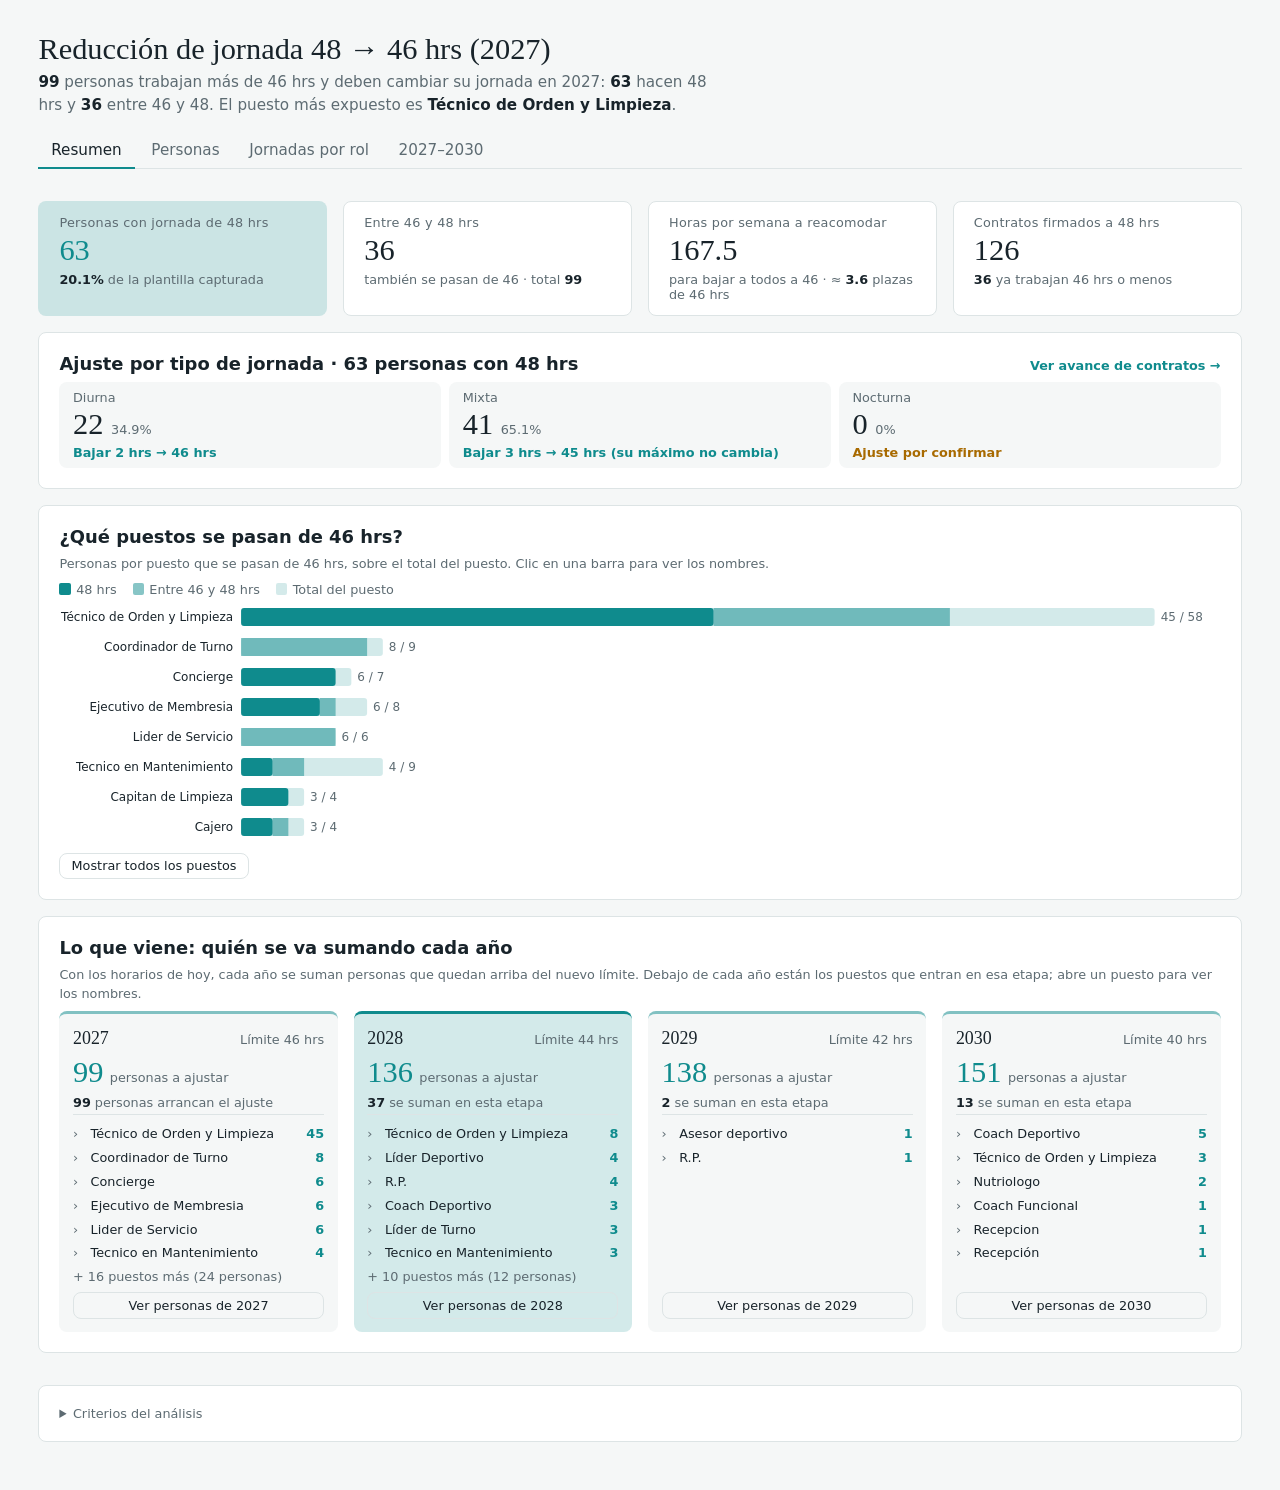
<file: index.html>
<!doctype html>
<html lang="es">
<head>
<meta charset="utf-8">
<meta name="viewport" content="width=device-width, initial-scale=1">
<title>Jornada 46 hrs 2027</title>
<meta http-equiv="refresh" content="0; url=dashboard/Jornada_46hrs_2027_proyectar.html">
</head>
<body style="font-family:system-ui,sans-serif;padding:24px">
<p>Abriendo el tablero… Si no carga, <a href="dashboard/Jornada_46hrs_2027_proyectar.html">da clic aquí</a>.</p>
</body>
</html>
</file>
